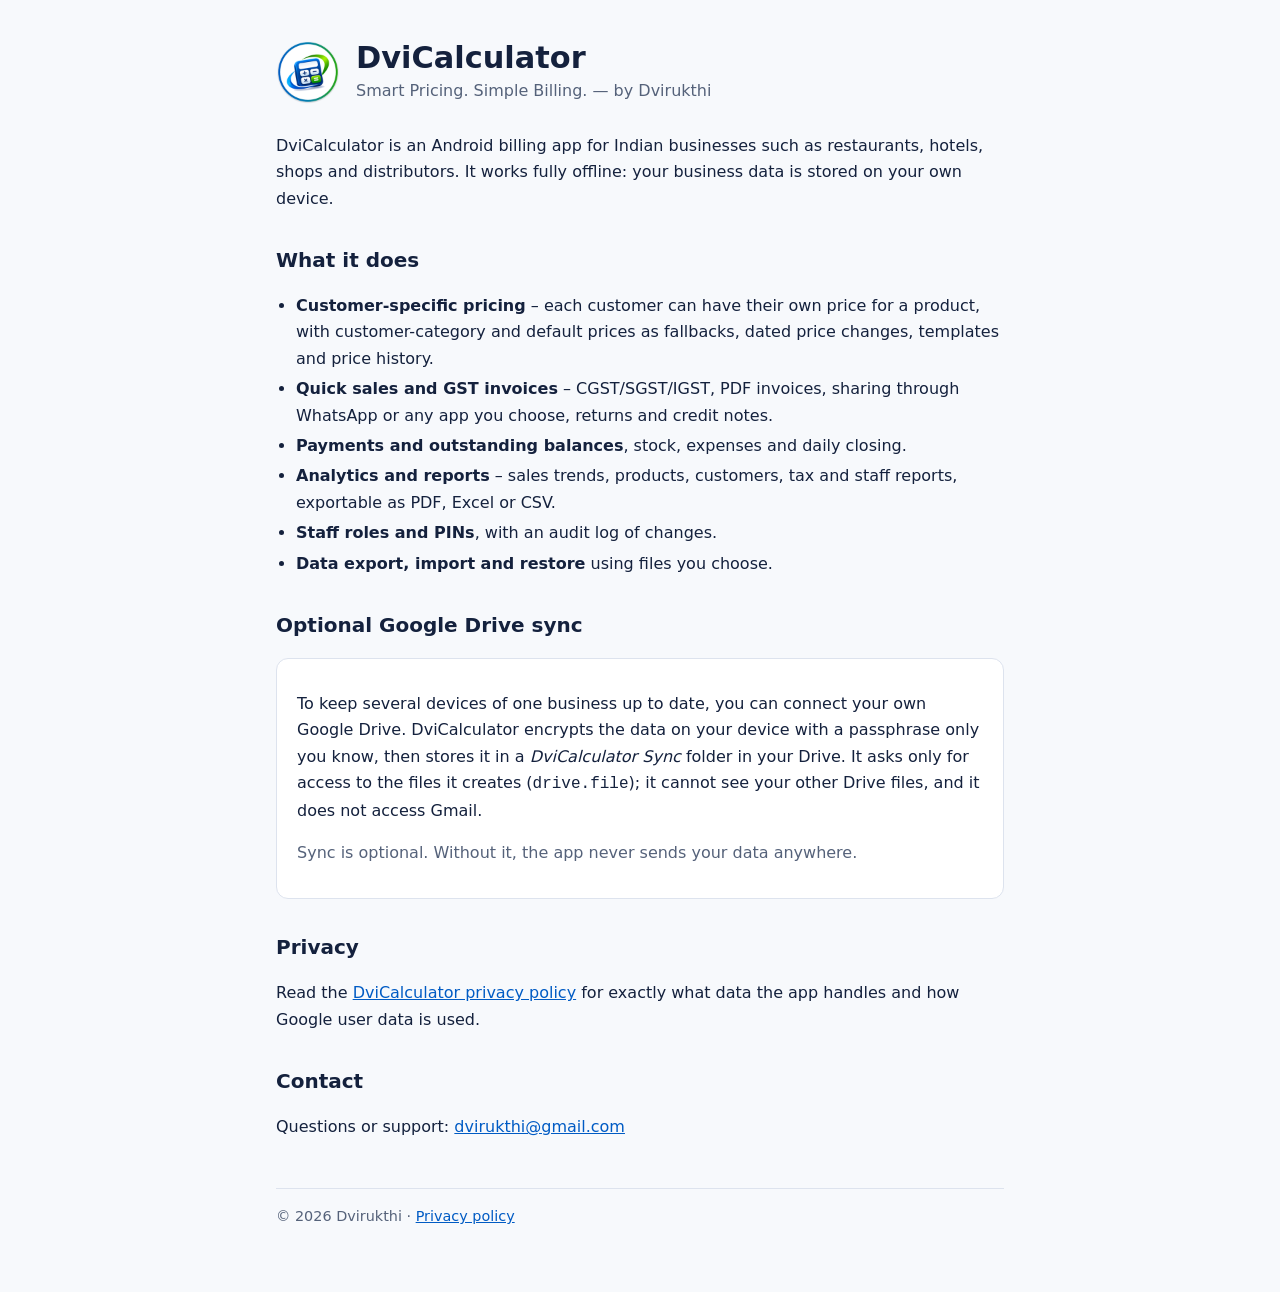
<file: index.html>
<!doctype html>
<html lang="en">
<head>
<meta charset="utf-8">
<meta name="viewport" content="width=device-width, initial-scale=1">
<title>DviCalculator – Smart Pricing. Simple Billing.</title>
<meta name="description" content="DviCalculator by Dvirukthi: an offline-first Android billing app with customer-specific pricing for Indian businesses.">
<link rel="icon" href="icon.png">
<link rel="stylesheet" href="style.css">
</head>
<body>
<main>
  <header>
    <img src="icon.png" alt="DviCalculator app icon">
    <div>
      <h1>DviCalculator</h1>
      <p class="tagline">Smart Pricing. Simple Billing. — by Dvirukthi</p>
    </div>
  </header>

  <p>DviCalculator is an Android billing app for Indian businesses such as restaurants, hotels,
  shops and distributors. It works fully offline: your business data is stored on your own device.</p>

  <h2>What it does</h2>
  <ul>
    <li><strong>Customer-specific pricing</strong> – each customer can have their own price for a product, with
      customer-category and default prices as fallbacks, dated price changes, templates and price history.</li>
    <li><strong>Quick sales and GST invoices</strong> – CGST/SGST/IGST, PDF invoices, sharing through WhatsApp or
      any app you choose, returns and credit notes.</li>
    <li><strong>Payments and outstanding balances</strong>, stock, expenses and daily closing.</li>
    <li><strong>Analytics and reports</strong> – sales trends, products, customers, tax and staff reports, exportable
      as PDF, Excel or CSV.</li>
    <li><strong>Staff roles and PINs</strong>, with an audit log of changes.</li>
    <li><strong>Data export, import and restore</strong> using files you choose.</li>
  </ul>

  <h2>Optional Google Drive sync</h2>
  <div class="card">
    <p>To keep several devices of one business up to date, you can connect your own Google Drive.
    DviCalculator encrypts the data on your device with a passphrase only you know, then stores it in a
    <em>DviCalculator Sync</em> folder in your Drive. It asks only for access to the files it creates
    (<code>drive.file</code>); it cannot see your other Drive files, and it does not access Gmail.</p>
    <p class="muted">Sync is optional. Without it, the app never sends your data anywhere.</p>
  </div>

  <h2>Privacy</h2>
  <p>Read the <a href="privacy.html">DviCalculator privacy policy</a> for exactly what data the app handles and
  how Google user data is used.</p>

  <h2>Contact</h2>
  <p>Questions or support: <a href="mailto:dvirukthi@gmail.com">dvirukthi@gmail.com</a></p>

  <footer>© 2026 Dvirukthi · <a href="privacy.html">Privacy policy</a></footer>
</main>
</body>
</html>
</file>
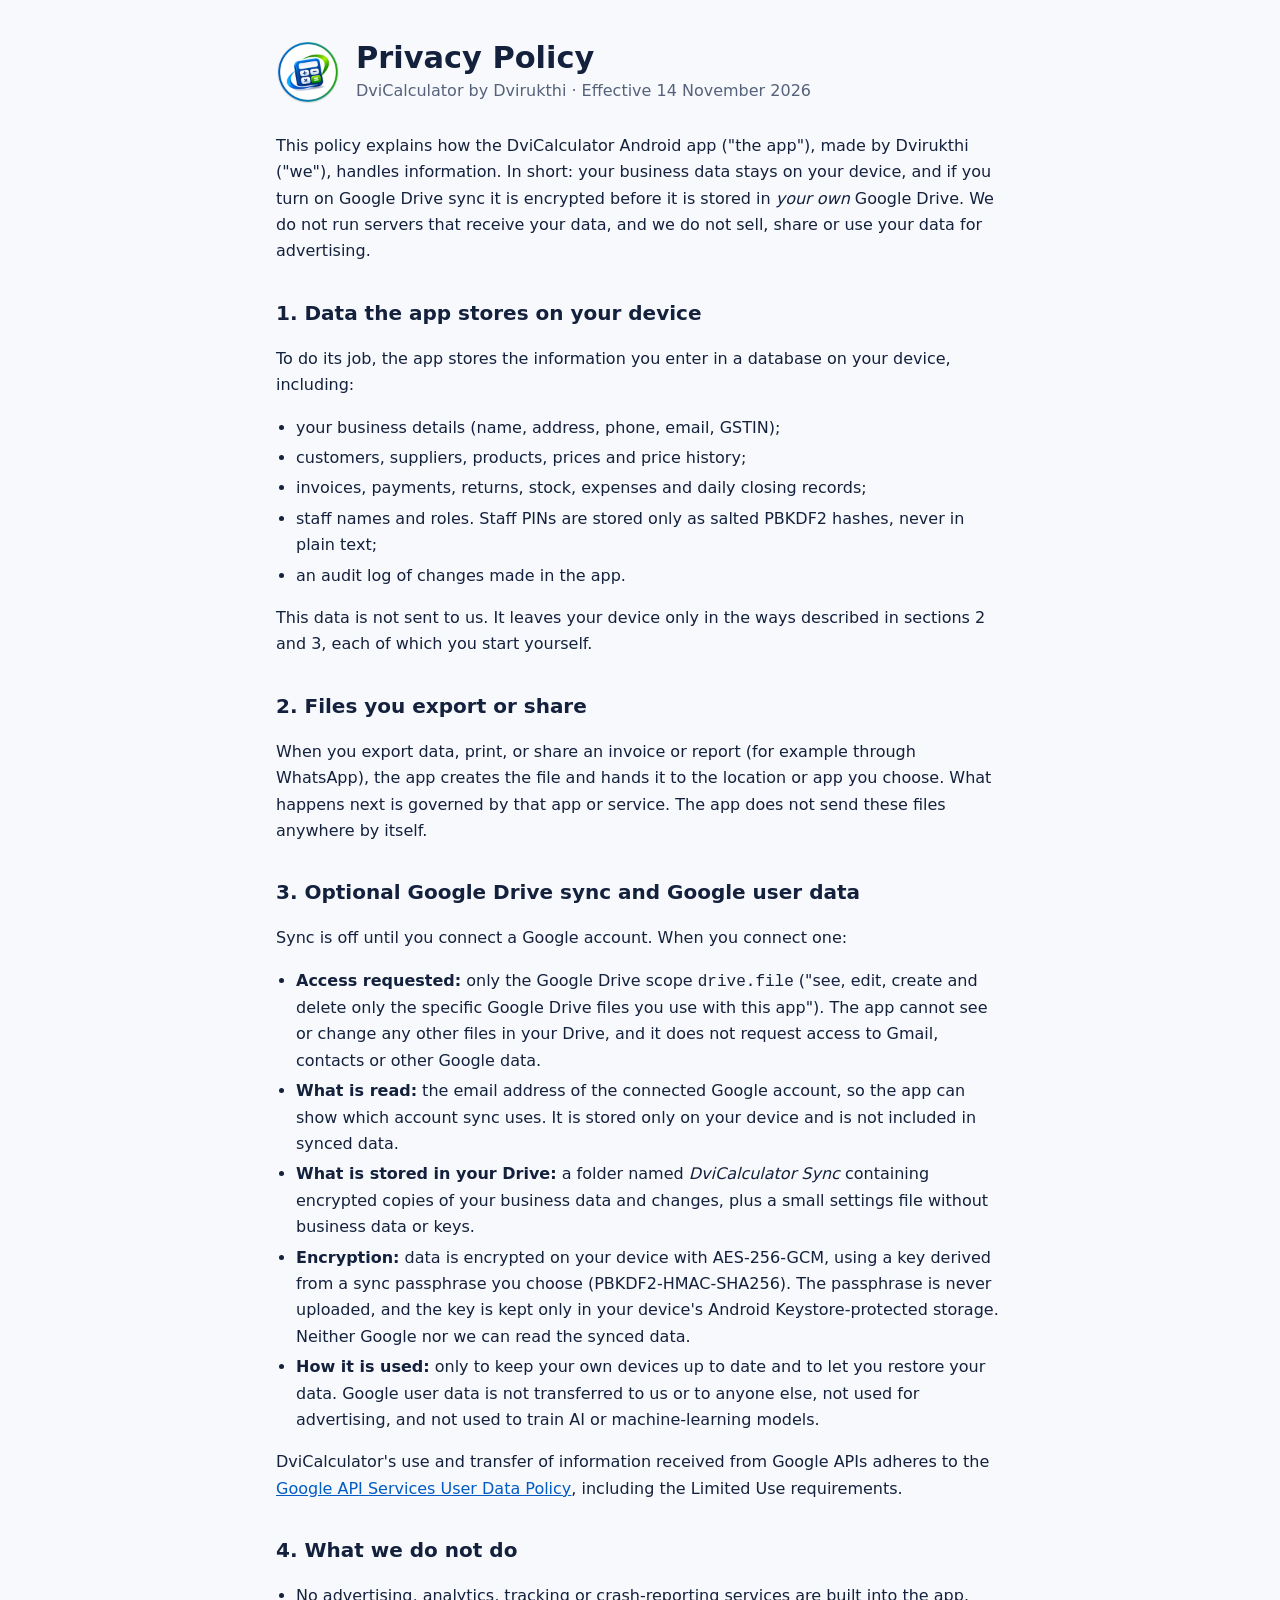
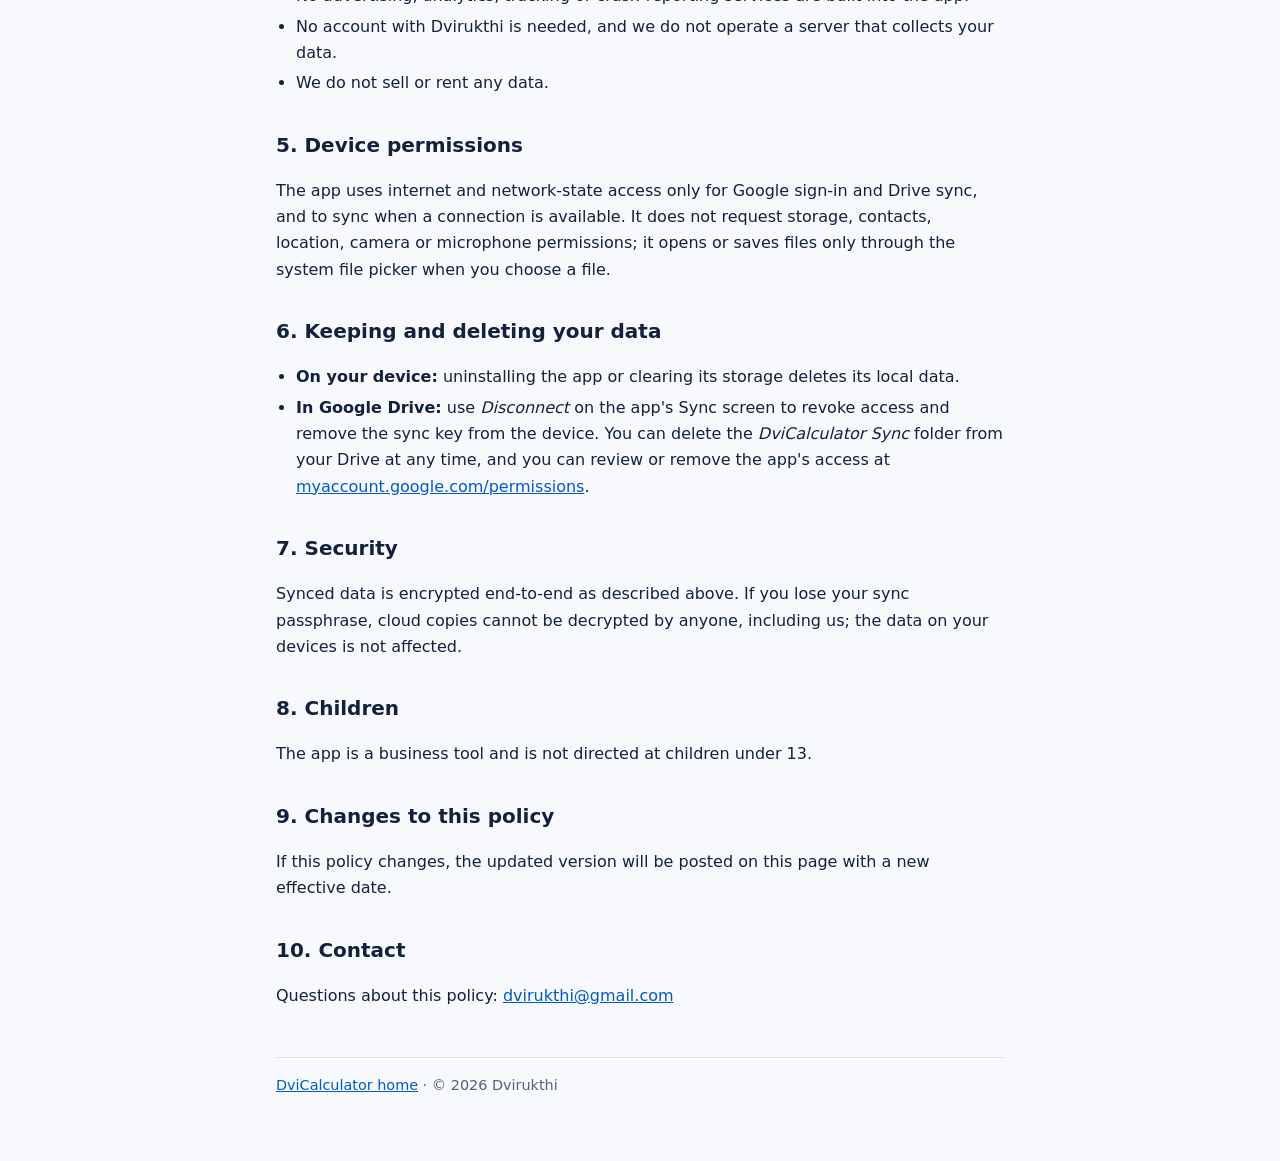
<file: privacy.html>
<!doctype html>
<html lang="en">
<head>
<meta charset="utf-8">
<meta name="viewport" content="width=device-width, initial-scale=1">
<title>DviCalculator Privacy Policy</title>
<meta name="description" content="How the DviCalculator Android app handles your business data and Google user data.">
<link rel="icon" href="icon.png">
<link rel="stylesheet" href="style.css">
</head>
<body>
<main>
  <header>
    <img src="icon.png" alt="DviCalculator app icon">
    <div>
      <h1>Privacy Policy</h1>
      <p class="tagline">DviCalculator by Dvirukthi · Effective 14 November 2026</p>
    </div>
  </header>

  <p>This policy explains how the DviCalculator Android app ("the app"), made by Dvirukthi ("we"), handles
  information. In short: your business data stays on your device, and if you turn on Google Drive sync it is
  encrypted before it is stored in <em>your own</em> Google Drive. We do not run servers that receive your data,
  and we do not sell, share or use your data for advertising.</p>

  <h2>1. Data the app stores on your device</h2>
  <p>To do its job, the app stores the information you enter in a database on your device, including:</p>
  <ul>
    <li>your business details (name, address, phone, email, GSTIN);</li>
    <li>customers, suppliers, products, prices and price history;</li>
    <li>invoices, payments, returns, stock, expenses and daily closing records;</li>
    <li>staff names and roles. Staff PINs are stored only as salted PBKDF2 hashes, never in plain text;</li>
    <li>an audit log of changes made in the app.</li>
  </ul>
  <p>This data is not sent to us. It leaves your device only in the ways described in sections 2 and 3, each
  of which you start yourself.</p>

  <h2>2. Files you export or share</h2>
  <p>When you export data, print, or share an invoice or report (for example through WhatsApp), the app creates
  the file and hands it to the location or app you choose. What happens next is governed by that app or
  service. The app does not send these files anywhere by itself.</p>

  <h2>3. Optional Google Drive sync and Google user data</h2>
  <p>Sync is off until you connect a Google account. When you connect one:</p>
  <ul>
    <li><strong>Access requested:</strong> only the Google Drive scope <code>drive.file</code> ("see, edit, create
      and delete only the specific Google Drive files you use with this app"). The app cannot see or change
      any other files in your Drive, and it does not request access to Gmail, contacts or other Google data.</li>
    <li><strong>What is read:</strong> the email address of the connected Google account, so the app can show
      which account sync uses. It is stored only on your device and is not included in synced data.</li>
    <li><strong>What is stored in your Drive:</strong> a folder named <em>DviCalculator Sync</em> containing
      encrypted copies of your business data and changes, plus a small settings file without business data or
      keys.</li>
    <li><strong>Encryption:</strong> data is encrypted on your device with AES-256-GCM, using a key derived from
      a sync passphrase you choose (PBKDF2-HMAC-SHA256). The passphrase is never uploaded, and the key is kept
      only in your device's Android Keystore-protected storage. Neither Google nor we can read the synced data.</li>
    <li><strong>How it is used:</strong> only to keep your own devices up to date and to let you restore your
      data. Google user data is not transferred to us or to anyone else, not used for advertising, and not
      used to train AI or machine-learning models.</li>
  </ul>
  <p>DviCalculator's use and transfer of information received from Google APIs adheres to the
  <a href="https://developers.google.com/terms/api-services-user-data-policy">Google API Services User Data Policy</a>,
  including the Limited Use requirements.</p>

  <h2>4. What we do not do</h2>
  <ul>
    <li>No advertising, analytics, tracking or crash-reporting services are built into the app.</li>
    <li>No account with Dvirukthi is needed, and we do not operate a server that collects your data.</li>
    <li>We do not sell or rent any data.</li>
  </ul>

  <h2>5. Device permissions</h2>
  <p>The app uses internet and network-state access only for Google sign-in and Drive sync, and to sync when a
  connection is available. It does not request storage, contacts, location, camera or microphone
  permissions; it opens or saves files only through the system file picker when you choose a file.</p>

  <h2>6. Keeping and deleting your data</h2>
  <ul>
    <li><strong>On your device:</strong> uninstalling the app or clearing its storage deletes its local data.</li>
    <li><strong>In Google Drive:</strong> use <em>Disconnect</em> on the app's Sync screen to revoke access and
      remove the sync key from the device. You can delete the <em>DviCalculator Sync</em> folder from your Drive at
      any time, and you can review or remove the app's access at
      <a href="https://myaccount.google.com/permissions">myaccount.google.com/permissions</a>.</li>
  </ul>

  <h2>7. Security</h2>
  <p>Synced data is encrypted end-to-end as described above. If you lose your sync passphrase, cloud copies cannot
  be decrypted by anyone, including us; the data on your devices is not affected.</p>

  <h2>8. Children</h2>
  <p>The app is a business tool and is not directed at children under 13.</p>

  <h2>9. Changes to this policy</h2>
  <p>If this policy changes, the updated version will be posted on this page with a new effective date.</p>

  <h2>10. Contact</h2>
  <p>Questions about this policy: <a href="mailto:dvirukthi@gmail.com">dvirukthi@gmail.com</a></p>

  <footer><a href="index.html">DviCalculator home</a> · © 2026 Dvirukthi</footer>
</main>
</body>
</html>
</file>
<file: style.css>
:root{--bg:#f7f9fc;--surface:#fff;--text:#14213d;--muted:#55627a;--border:#dde3ee;--primary:#005bc4;--accent:#1f9d55}
@media (prefers-color-scheme:dark){:root{--bg:#0e1420;--surface:#161e2d;--text:#e8edf5;--muted:#9aa7bd;--border:#26324a;--primary:#6aa8ff;--accent:#4cc38a}}
*{box-sizing:border-box}
body{margin:0;background:var(--bg);color:var(--text);font:16px/1.65 system-ui,-apple-system,"Segoe UI",Roboto,sans-serif}
main{max-width:760px;margin:0 auto;padding:40px 16px 64px}
header{display:flex;gap:16px;align-items:center;margin-bottom:28px}
header img{width:64px;height:64px;border-radius:50%}
h1{font-size:1.9rem;line-height:1.2;margin:0}
.tagline{color:var(--muted);margin:2px 0 0}
h2{font-size:1.25rem;margin:32px 0 8px}
h3{font-size:1.05rem;margin:20px 0 4px}
a{color:var(--primary)}
.card{background:var(--surface);border:1px solid var(--border);border-radius:12px;padding:16px 20px;margin:16px 0}
ul{padding-left:1.25rem}
li{margin:4px 0}
.muted{color:var(--muted)}
footer{margin-top:48px;padding-top:16px;border-top:1px solid var(--border);color:var(--muted);font-size:.9rem}
</file>
